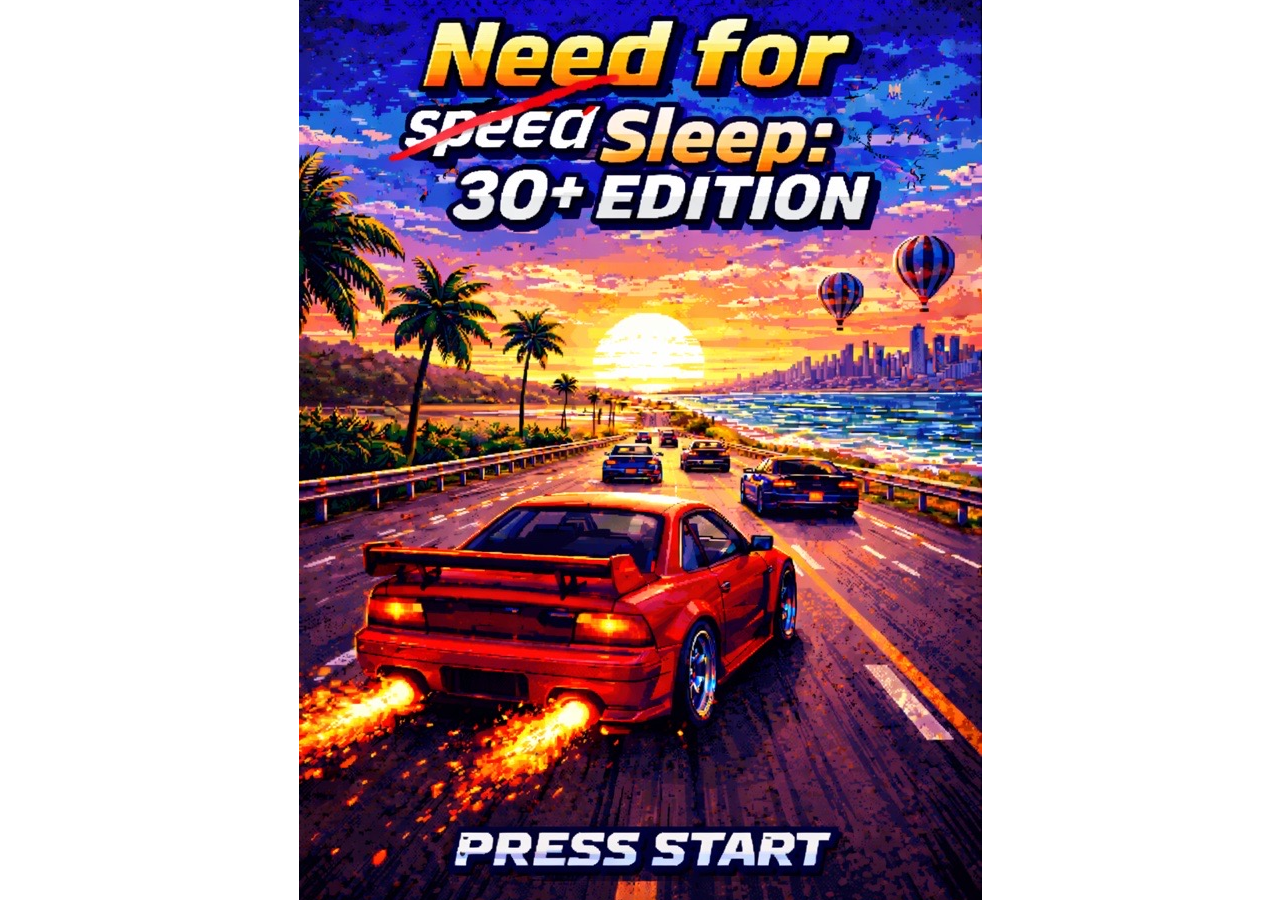
<file: index.html>
<!DOCTYPE html> 
<html>
<head>
  <title>Javascript Racer</title>
  <meta http-equiv="Content-Type" content="text/html; charset=utf-8"/>
  <link href="welcome.css" rel="stylesheet" type="text/css" />
</head> 

<body> 
  <div class="image-container">
  <a href='instructions.html'>
    <img src="images/Welcome.jpg" alt="Description of the image">
  </a>
  </div>

</body> 
</html>
</file>
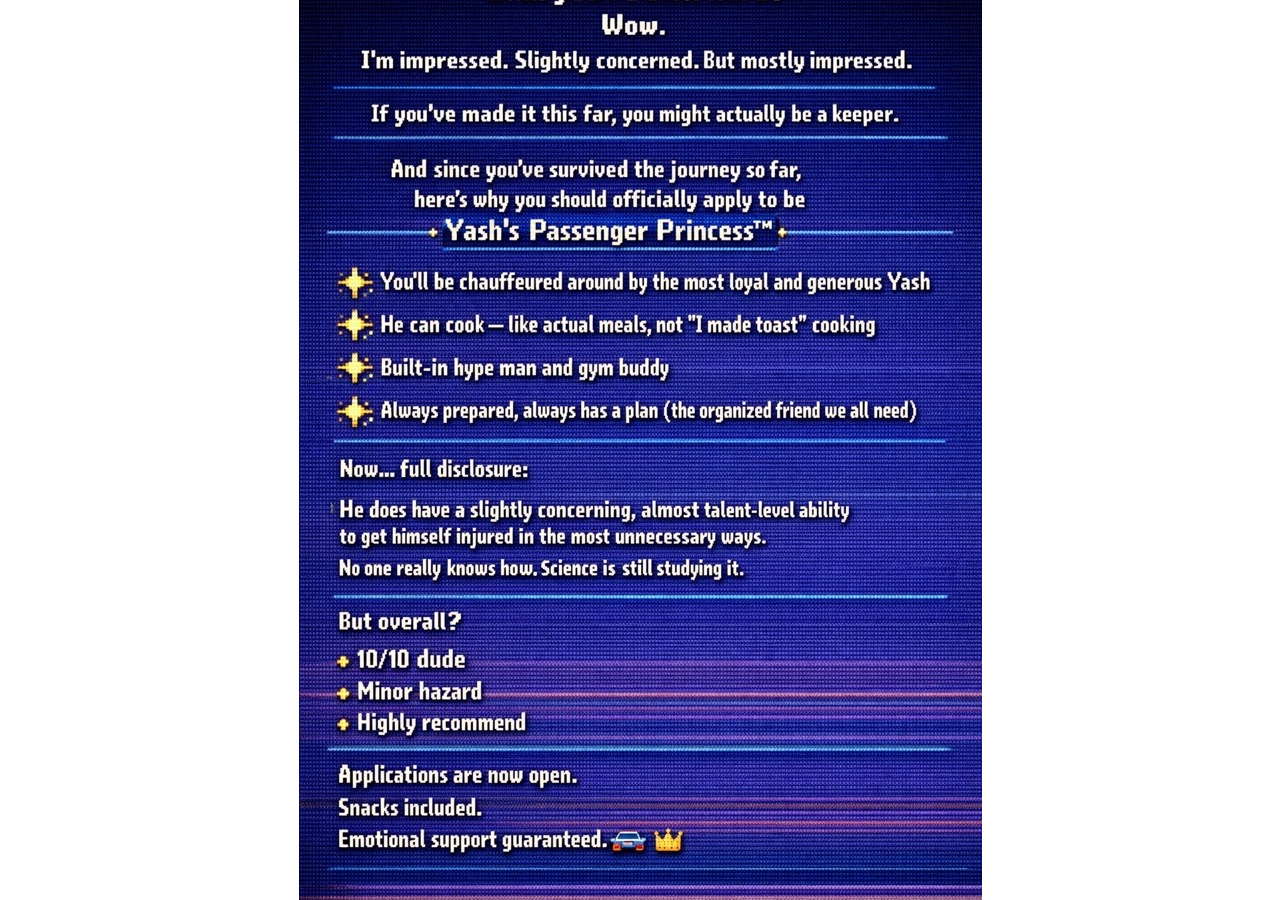
<file: endpage.html>
<!DOCTYPE html> 
<html>
<head>
  <title>Javascript Racer</title>
  <meta http-equiv="Content-Type" content="text/html; charset=utf-8"/>
  <link href="welcome.css" rel="stylesheet" type="text/css" />
</head> 

<body> 
  <div class="image-container">
  <a href='index.html'>
    <img src="images/End.jpg" alt="Description of the image">
  </a>
  </div>

</body> 
</html>
</file>
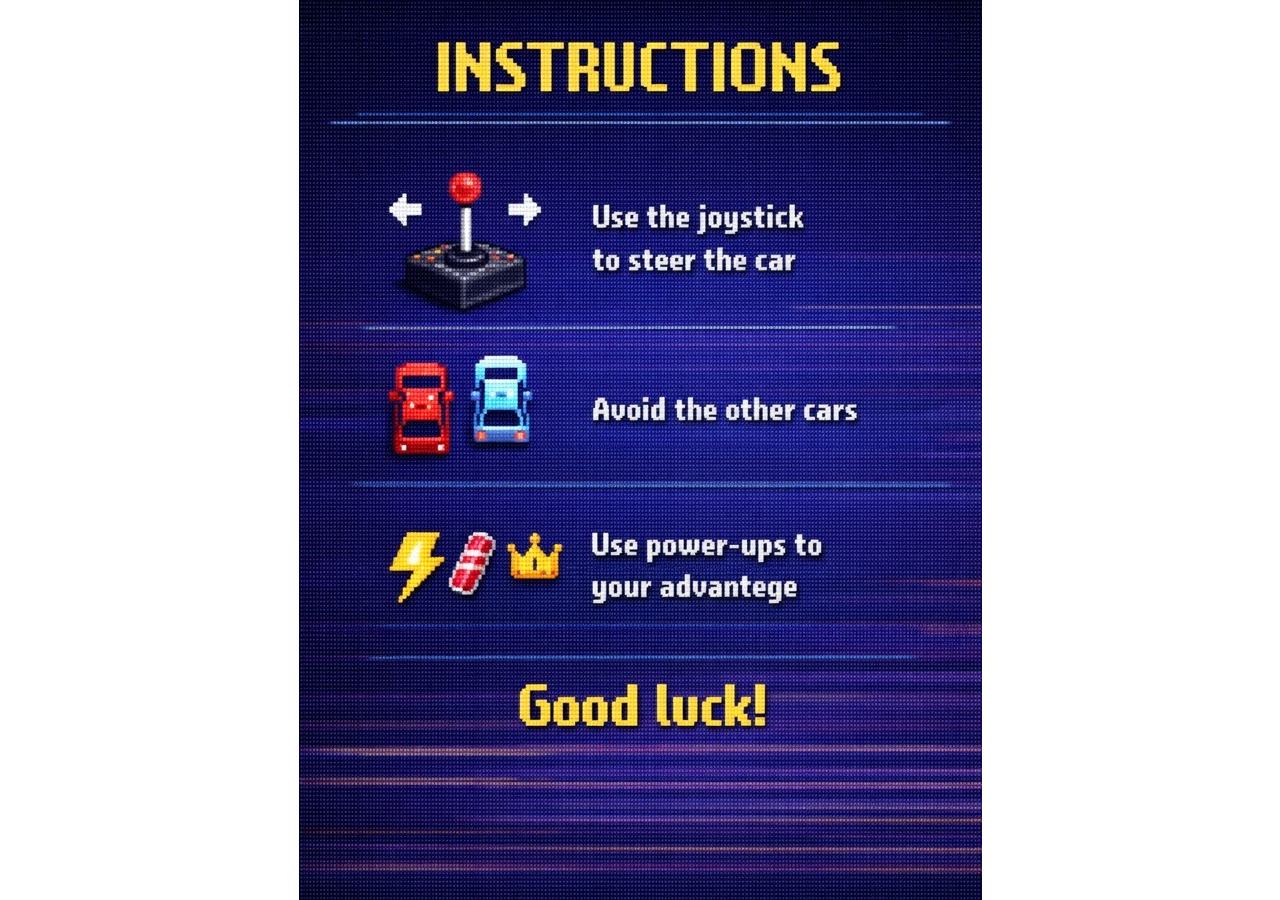
<file: instructions.html>
<!DOCTYPE html> 
<html>
<head>
  <title>Javascript Racer</title>
  <meta http-equiv="Content-Type" content="text/html; charset=utf-8"/>
  <link href="welcome.css" rel="stylesheet" type="text/css" />
</head> 

<body> 
  <div class="image-container">
  <a href='v4.final.html'>
    <img src="images/Instructions.jpg" alt="Description of the image">
  </a>
  </div>

</body> 
</html>
</file>
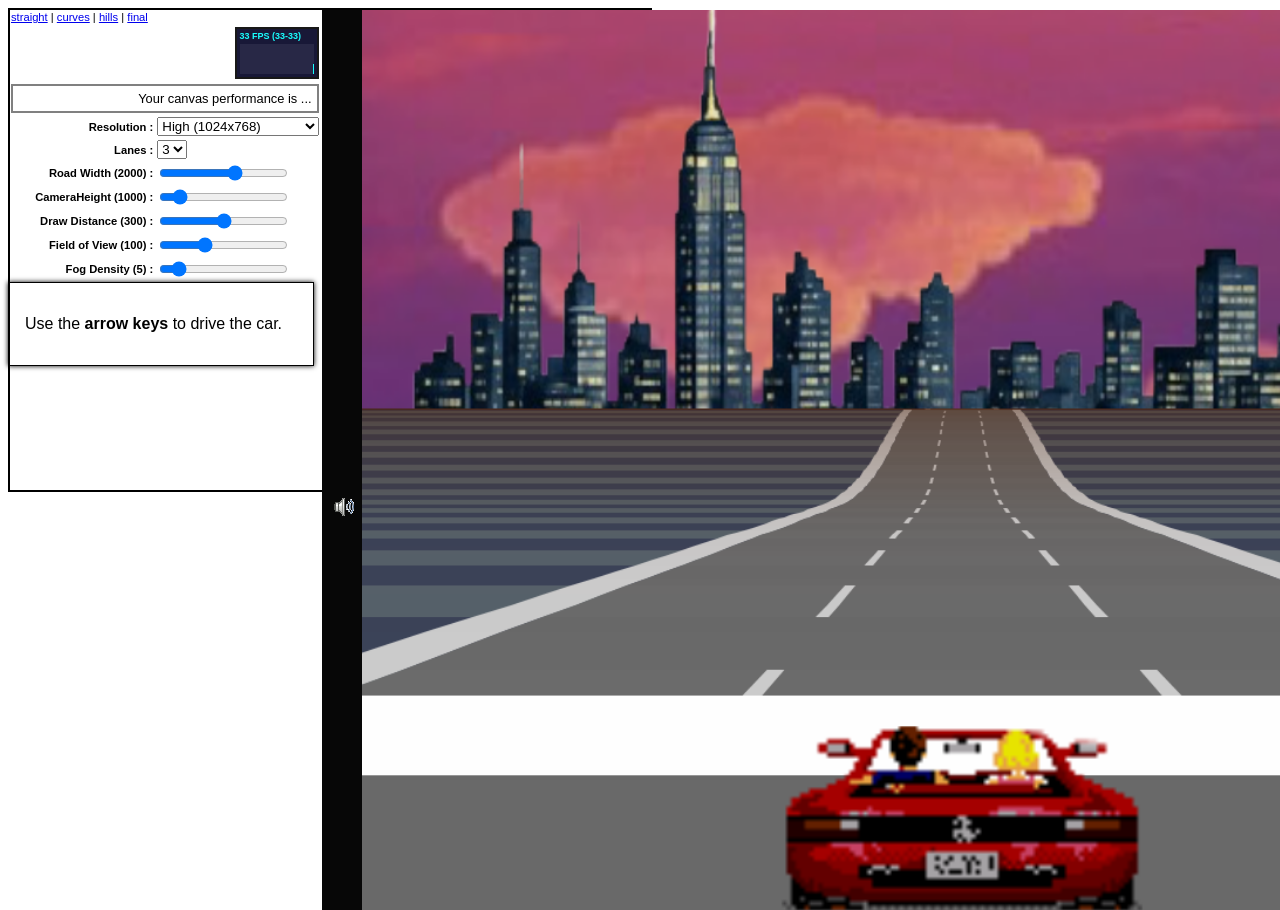
<file: v3.hills.html>
<!DOCTYPE html> 

<html>
<head>
  <title>Javascript Racer - v3 (hills)</title>
  <meta http-equiv="Content-Type" content="text/html; charset=utf-8"/>
  <link href="common.css" rel="stylesheet" type="text/css" />
</head> 

<body> 

  <table id="controls">
    <tr>
      <td colspan="2">
        <a href='v1.straight.html'>straight</a> |
        <a href='v2.curves.html'>curves</a>     |
        <a href='v3.hills.html'>hills</a>       |
        <a href='v4.final.html'>final</a>
      </td>
    </tr>
    <tr><td id="fps" colspan="2" align="right"></td></tr>
    <tr>
      <th><label for="resolution">Resolution :</label></th>
      <td>
        <select id="resolution" style="width:100%">
          <option value='fine'>Fine (1280x960)</option>
          <option selected value='high'>High (1024x768)</option>
          <option value='medium'>Medium (640x480)</option>
          <option value='low'>Low (480x360)</option>
        </select>
      </td>
    </tr>
    <tr>
      <th><label for="lanes">Lanes :</label></th>
      <td>
        <select id="lanes">
          <option>1</option>
          <option>2</option>
          <option selected>3</option>
          <option>4</option>
        </select>
      </td>
    </tr>
    <tr>
      <th><label for="roadWidth">Road Width (<span id="currentRoadWidth"></span>) :</label></th>
      <td><input id="roadWidth" type='range' min='500' max='3000' title="integer (500-3000)"></td>
    </tr>
    <tr>
      <th><label for="cameraHeight">CameraHeight (<span id="currentCameraHeight"></span>) :</label></th>
      <td><input id="cameraHeight" type='range' min='500' max='5000' title="integer (500-5000)"></td>
    </tr>
    <tr>
      <th><label for="drawDistance">Draw Distance (<span id="currentDrawDistance"></span>) :</label></th>
      <td><input id="drawDistance" type='range' min='100' max='500' title="integer (100-500)"></td>
    </tr>
    <tr>
      <th><label for="fieldOfView">Field of View (<span id="currentFieldOfView"></span>) :</label></th>
      <td><input id="fieldOfView" type='range' min='80' max='140' title="integer (80-140)"></td>
    </tr>
    <tr>
      <th><label for="fogDensity">Fog Density (<span id="currentFogDensity"></span>) :</label></th>
      <td><input id="fogDensity" type='range' min='0' max='50' title="integer (0-50)"></td>
    </tr>
  </table>

  <div id='instructions'>
    <p>Use the <b>arrow keys</b> to drive the car.</p>
  </div>

  <div id="racer">
    <canvas id="canvas">
      Sorry, this example cannot be run because your browser does not support the &lt;canvas&gt; element
    </canvas>
    Loading...
  </div>

  <audio id='music'>
    <!-- <source src="music/racer.ogg"> -->
    <source src="music/racer.mp3">
  </audio>
  <span id="mute"></span>

  <script src="stats.js"></script>
  <script src="common.js"></script>
  <script>

    var fps           = 60;                      // how many 'update' frames per second
    var step          = 1/fps;                   // how long is each frame (in seconds)
    var width         = 1024;                    // logical canvas width
    var height        = 768;                     // logical canvas height
    var centrifugal   = 0.3;                     // centrifugal force multiplier when going around curves
    var offRoadDecel  = 0.99;                    // speed multiplier when off road (e.g. you lose 2% speed each update frame)
    var skySpeed      = 0.001;                   // background sky layer scroll speed when going around curve (or up hill)
    var hillSpeed     = 0.002;                   // background hill layer scroll speed when going around curve (or up hill)
    var treeSpeed     = 0.003;                   // background tree layer scroll speed when going around curve (or up hill)
    var skyOffset     = 0;                       // current sky scroll offset
    var hillOffset    = 0;                       // current hill scroll offset
    var treeOffset    = 0;                       // current tree scroll offset
    var segments      = [];                      // array of road segments
    var stats         = Game.stats('fps');       // mr.doobs FPS counter
    var canvas        = Dom.get('canvas');       // our canvas...
    var ctx           = canvas.getContext('2d'); // ...and its drawing context
    var background    = null;                    // our background image (loaded below)
    var sprites       = null;                    // our spritesheet (loaded below)
    var resolution    = null;                    // scaling factor to provide resolution independence (computed)
    var roadWidth     = 2000;                    // actually half the roads width, easier math if the road spans from -roadWidth to +roadWidth
    var segmentLength = 200;                     // length of a single segment
    var rumbleLength  = 3;                       // number of segments per red/white rumble strip
    var trackLength   = null;                    // z length of entire track (computed)
    var lanes         = 3;                       // number of lanes
    var fieldOfView   = 100;                     // angle (degrees) for field of view
    var cameraHeight  = 1000;                    // z height of camera
    var cameraDepth   = null;                    // z distance camera is from screen (computed)
    var drawDistance  = 300;                     // number of segments to draw
    var playerX       = 0;                       // player x offset from center of road (-1 to 1 to stay independent of roadWidth)
    var playerZ       = null;                    // player relative z distance from camera (computed)
    var fogDensity    = 5;                       // exponential fog density
    var position      = 0;                       // current camera Z position (add playerZ to get player's absolute Z position)
    var speed         = 0;                       // current speed
    var maxSpeed      = segmentLength/step;      // top speed (ensure we can't move more than 1 segment in a single frame to make collision detection easier)
    var accel         =  maxSpeed/5;             // acceleration rate - tuned until it 'felt' right
    var breaking      = -maxSpeed;               // deceleration rate when braking
    var decel         = -maxSpeed/5;             // 'natural' deceleration rate when neither accelerating, nor braking
    var offRoadDecel  = -maxSpeed/2;             // off road deceleration is somewhere in between
    var offRoadLimit  =  maxSpeed/4;             // limit when off road deceleration no longer applies (e.g. you can always go at least this speed even when off road)

    var keyLeft       = false;
    var keyRight      = false;
    var keyFaster     = false;
    var keySlower     = false;

    //=========================================================================
    // UPDATE THE GAME WORLD
    //=========================================================================

    function update(dt) {

      var playerSegment = findSegment(position+playerZ);
      var speedPercent  = speed/maxSpeed;
      var dx            = dt * 2 * speedPercent; // at top speed, should be able to cross from left to right (-1 to 1) in 1 second

      position = Util.increase(position, dt * speed, trackLength);

      skyOffset  = Util.increase(skyOffset,  skySpeed  * playerSegment.curve * speedPercent, 1);
      hillOffset = Util.increase(hillOffset, hillSpeed * playerSegment.curve * speedPercent, 1);
      treeOffset = Util.increase(treeOffset, treeSpeed * playerSegment.curve * speedPercent, 1);

      if (keyLeft)
        playerX = playerX - dx;
      else if (keyRight)
        playerX = playerX + dx;

      playerX = playerX - (dx * speedPercent * playerSegment.curve * centrifugal);

      if (keyFaster)
        speed = Util.accelerate(speed, accel, dt);
      else if (keySlower)
        speed = Util.accelerate(speed, breaking, dt);
      else
        speed = Util.accelerate(speed, decel, dt);

      if (((playerX < -1) || (playerX > 1)) && (speed > offRoadLimit))
        speed = Util.accelerate(speed, offRoadDecel, dt);

      playerX = Util.limit(playerX, -2, 2);     // dont ever let it go too far out of bounds
      speed   = Util.limit(speed, 0, maxSpeed); // or exceed maxSpeed

    }

    //=========================================================================
    // RENDER THE GAME WORLD
    //=========================================================================

    function render() {

      var baseSegment   = findSegment(position);
      var basePercent   = Util.percentRemaining(position, segmentLength);
      var playerSegment = findSegment(position+playerZ);
      var playerPercent = Util.percentRemaining(position+playerZ, segmentLength);
      var playerY       = Util.interpolate(playerSegment.p1.world.y, playerSegment.p2.world.y, playerPercent);
      var maxy          = height;

      var x  = 0;
      var dx = - (baseSegment.curve * basePercent);

      ctx.clearRect(0, 0, width, height);

      Render.background(ctx, background, width, height, BACKGROUND.SKY,   skyOffset,  resolution * skySpeed  * playerY);
      Render.background(ctx, background, width, height, BACKGROUND.HILLS, hillOffset, resolution * hillSpeed * playerY);
      Render.background(ctx, background, width, height, BACKGROUND.TREES, treeOffset, resolution * treeSpeed * playerY);

      var n, segment;

      for(n = 0 ; n < drawDistance ; n++) {

        segment        = segments[(baseSegment.index + n) % segments.length];
        segment.looped = segment.index < baseSegment.index;
        segment.fog    = Util.exponentialFog(n/drawDistance, fogDensity);

        Util.project(segment.p1, (playerX * roadWidth) - x,      playerY + cameraHeight, position - (segment.looped ? trackLength : 0), cameraDepth, width, height, roadWidth);
        Util.project(segment.p2, (playerX * roadWidth) - x - dx, playerY + cameraHeight, position - (segment.looped ? trackLength : 0), cameraDepth, width, height, roadWidth);

        x  = x + dx;
        dx = dx + segment.curve;

        if ((segment.p1.camera.z <= cameraDepth)         || // behind us
            (segment.p2.screen.y >= segment.p1.screen.y) || // back face cull
            (segment.p2.screen.y >= maxy))                  // clip by (already rendered) segment
          continue;

        Render.segment(ctx, width, lanes,
                       segment.p1.screen.x,
                       segment.p1.screen.y,
                       segment.p1.screen.w,
                       segment.p2.screen.x,
                       segment.p2.screen.y,
                       segment.p2.screen.w,
                       segment.fog,
                       segment.color);

        maxy = segment.p2.screen.y;
      }

      Render.player(ctx, width, height, resolution, roadWidth, sprites, speed/maxSpeed,
                    cameraDepth/playerZ,
                    width/2,
                    (height/2) - (cameraDepth/playerZ * Util.interpolate(playerSegment.p1.camera.y, playerSegment.p2.camera.y, playerPercent) * height/2),
                    speed * (keyLeft ? -1 : keyRight ? 1 : 0),
                    playerSegment.p2.world.y - playerSegment.p1.world.y);
    }

    //=========================================================================
    // BUILD ROAD GEOMETRY
    //=========================================================================

    function lastY() { return (segments.length == 0) ? 0 : segments[segments.length-1].p2.world.y; }

    function addSegment(curve, y) {
      var n = segments.length;
      segments.push({
         index: n,
            p1: { world: { y: lastY(), z:  n   *segmentLength }, camera: {}, screen: {} },
            p2: { world: { y: y,       z: (n+1)*segmentLength }, camera: {}, screen: {} },
         curve: curve,
         color: Math.floor(n/rumbleLength)%2 ? COLORS.DARK : COLORS.LIGHT
      });
    }

    function addRoad(enter, hold, leave, curve, y) {
      var startY   = lastY();
      var endY     = startY + (Util.toInt(y, 0) * segmentLength);
      var n, total = enter + hold + leave;
      for(n = 0 ; n < enter ; n++)
        addSegment(Util.easeIn(0, curve, n/enter), Util.easeInOut(startY, endY, n/total));
      for(n = 0 ; n < hold  ; n++)
        addSegment(curve, Util.easeInOut(startY, endY, (enter+n)/total));
      for(n = 0 ; n < leave ; n++)
        addSegment(Util.easeInOut(curve, 0, n/leave), Util.easeInOut(startY, endY, (enter+hold+n)/total));
    }

    var ROAD = {
      LENGTH: { NONE: 0, SHORT:  25, MEDIUM:  50, LONG:  100 },
      HILL:   { NONE: 0, LOW:    20, MEDIUM:  40, HIGH:   60 },
      CURVE:  { NONE: 0, EASY:    2, MEDIUM:   4, HARD:    6 }
    };

    function addStraight(num) {
      num = num || ROAD.LENGTH.MEDIUM;
      addRoad(num, num, num, 0, 0);
    }

    function addHill(num, height) {
      num    = num    || ROAD.LENGTH.MEDIUM;
      height = height || ROAD.HILL.MEDIUM;
      addRoad(num, num, num, 0, height);
    }

    function addCurve(num, curve, height) {
      num    = num    || ROAD.LENGTH.MEDIUM;
      curve  = curve  || ROAD.CURVE.MEDIUM;
      height = height || ROAD.HILL.NONE;
      addRoad(num, num, num, curve, height);
    }
        
    function addLowRollingHills(num, height) {
      num    = num    || ROAD.LENGTH.SHORT;
      height = height || ROAD.HILL.LOW;
      addRoad(num, num, num,  0,  height/2);
      addRoad(num, num, num,  0, -height);
      addRoad(num, num, num,  0,  height);
      addRoad(num, num, num,  0,  0);
      addRoad(num, num, num,  0,  height/2);
      addRoad(num, num, num,  0,  0);
    }

    function addSCurves() {
      addRoad(ROAD.LENGTH.MEDIUM, ROAD.LENGTH.MEDIUM, ROAD.LENGTH.MEDIUM,  -ROAD.CURVE.EASY,    ROAD.HILL.NONE);
      addRoad(ROAD.LENGTH.MEDIUM, ROAD.LENGTH.MEDIUM, ROAD.LENGTH.MEDIUM,   ROAD.CURVE.MEDIUM,  ROAD.HILL.MEDIUM);
      addRoad(ROAD.LENGTH.MEDIUM, ROAD.LENGTH.MEDIUM, ROAD.LENGTH.MEDIUM,   ROAD.CURVE.EASY,   -ROAD.HILL.LOW);
      addRoad(ROAD.LENGTH.MEDIUM, ROAD.LENGTH.MEDIUM, ROAD.LENGTH.MEDIUM,  -ROAD.CURVE.EASY,    ROAD.HILL.MEDIUM);
      addRoad(ROAD.LENGTH.MEDIUM, ROAD.LENGTH.MEDIUM, ROAD.LENGTH.MEDIUM,  -ROAD.CURVE.MEDIUM, -ROAD.HILL.MEDIUM);
    }

    function addDownhillToEnd(num) {
      num = num || 200;
      addRoad(num, num, num, -ROAD.CURVE.EASY, -lastY()/segmentLength);
    }

    function resetRoad() {
      segments = [];

      addStraight(ROAD.LENGTH.SHORT/2);
      addHill(ROAD.LENGTH.SHORT, ROAD.HILL.LOW);
      addLowRollingHills();
      addCurve(ROAD.LENGTH.MEDIUM, ROAD.CURVE.MEDIUM, ROAD.HILL.LOW);
      addLowRollingHills();
      addCurve(ROAD.LENGTH.LONG, ROAD.CURVE.MEDIUM, ROAD.HILL.MEDIUM);
      addStraight();
      addCurve(ROAD.LENGTH.LONG, -ROAD.CURVE.MEDIUM, ROAD.HILL.MEDIUM);
      addHill(ROAD.LENGTH.LONG, ROAD.HILL.HIGH);
      addCurve(ROAD.LENGTH.LONG, ROAD.CURVE.MEDIUM, -ROAD.HILL.LOW);
      addHill(ROAD.LENGTH.LONG, -ROAD.HILL.MEDIUM);
      addStraight();
      addDownhillToEnd();

      segments[findSegment(playerZ).index + 2].color = COLORS.START;
      segments[findSegment(playerZ).index + 3].color = COLORS.START;
      for(var n = 0 ; n < rumbleLength ; n++)
        segments[segments.length-1-n].color       = COLORS.FINISH;

      trackLength = segments.length * segmentLength;
    }

    function findSegment(z) {
      return segments[Math.floor(z/segmentLength) % segments.length]; 
    }

    //=========================================================================
    // THE GAME LOOP
    //=========================================================================

    Game.run({
      canvas: canvas, render: render, update: update, stats: stats, step: step,
      images: ["background", "sprites"],
      keys: [
        { keys: [KEY.LEFT,  KEY.A], mode: 'down', action: function() { keyLeft   = true;  } },
        { keys: [KEY.RIGHT, KEY.D], mode: 'down', action: function() { keyRight  = true;  } },
        { keys: [KEY.UP,    KEY.W], mode: 'down', action: function() { keyFaster = true;  } },
        { keys: [KEY.DOWN,  KEY.S], mode: 'down', action: function() { keySlower = true;  } },
        { keys: [KEY.LEFT,  KEY.A], mode: 'up',   action: function() { keyLeft   = false; } },
        { keys: [KEY.RIGHT, KEY.D], mode: 'up',   action: function() { keyRight  = false; } },
        { keys: [KEY.UP,    KEY.W], mode: 'up',   action: function() { keyFaster = false; } },
        { keys: [KEY.DOWN,  KEY.S], mode: 'up',   action: function() { keySlower = false; } }
      ],
      ready: function(images) {
        background = images[0];
        sprites    = images[1];
        reset();
      }
    });

    function reset(options) {
      options       = options || {};
      canvas.width  = width  = Util.toInt(options.width,          width);
      canvas.height = height = Util.toInt(options.height,         height);
      lanes                  = Util.toInt(options.lanes,          lanes);
      roadWidth              = Util.toInt(options.roadWidth,      roadWidth);
      cameraHeight           = Util.toInt(options.cameraHeight,   cameraHeight);
      drawDistance           = Util.toInt(options.drawDistance,   drawDistance);
      fogDensity             = Util.toInt(options.fogDensity,     fogDensity);
      fieldOfView            = Util.toInt(options.fieldOfView,    fieldOfView);
      segmentLength          = Util.toInt(options.segmentLength,  segmentLength);
      rumbleLength           = Util.toInt(options.rumbleLength,   rumbleLength);
      cameraDepth            = 1 / Math.tan((fieldOfView/2) * Math.PI/180);
      playerZ                = (cameraHeight * cameraDepth);
      resolution             = height/480;
      refreshTweakUI();

      if ((segments.length==0) || (options.segmentLength) || (options.rumbleLength))
        resetRoad(); // only rebuild road when necessary
    }

    //=========================================================================
    // TWEAK UI HANDLERS
    //=========================================================================

    Dom.on('resolution', 'change', function(ev) {
      var w, h, ratio;
      switch(ev.target.options[ev.target.selectedIndex].value) {
        case 'fine':   w = 1280; h = 960;  ratio=w/width; break;
        case 'high':   w = 1024; h = 768;  ratio=w/width; break;
        case 'medium': w = 640;  h = 480;  ratio=w/width; break;
        case 'low':    w = 480;  h = 360;  ratio=w/width; break;
      }
      reset({ width: w, height: h })
      Dom.blur(ev);
    });

    Dom.on('lanes',          'change', function(ev) { Dom.blur(ev); reset({ lanes:         ev.target.options[ev.target.selectedIndex].value }); });
    Dom.on('roadWidth',      'change', function(ev) { Dom.blur(ev); reset({ roadWidth:     Util.limit(Util.toInt(ev.target.value), Util.toInt(ev.target.getAttribute('min')), Util.toInt(ev.target.getAttribute('max'))) }); });
    Dom.on('cameraHeight',   'change', function(ev) { Dom.blur(ev); reset({ cameraHeight:  Util.limit(Util.toInt(ev.target.value), Util.toInt(ev.target.getAttribute('min')), Util.toInt(ev.target.getAttribute('max'))) }); });
    Dom.on('drawDistance',   'change', function(ev) { Dom.blur(ev); reset({ drawDistance:  Util.limit(Util.toInt(ev.target.value), Util.toInt(ev.target.getAttribute('min')), Util.toInt(ev.target.getAttribute('max'))) }); });
    Dom.on('fieldOfView',    'change', function(ev) { Dom.blur(ev); reset({ fieldOfView:   Util.limit(Util.toInt(ev.target.value), Util.toInt(ev.target.getAttribute('min')), Util.toInt(ev.target.getAttribute('max'))) }); });
    Dom.on('fogDensity',     'change', function(ev) { Dom.blur(ev); reset({ fogDensity:    Util.limit(Util.toInt(ev.target.value), Util.toInt(ev.target.getAttribute('min')), Util.toInt(ev.target.getAttribute('max'))) }); });

    function refreshTweakUI() {
      Dom.get('lanes').selectedIndex = lanes-1;
      Dom.get('currentRoadWidth').innerHTML      = Dom.get('roadWidth').value      = roadWidth;
      Dom.get('currentCameraHeight').innerHTML   = Dom.get('cameraHeight').value   = cameraHeight;
      Dom.get('currentDrawDistance').innerHTML   = Dom.get('drawDistance').value   = drawDistance;
      Dom.get('currentFieldOfView').innerHTML    = Dom.get('fieldOfView').value    = fieldOfView;
      Dom.get('currentFogDensity').innerHTML     = Dom.get('fogDensity').value     = fogDensity;
    }

    //=========================================================================

  </script>

</body>
</file>
<file: welcome.css>
html, body {
    height: 100%;
    width: 100%;
    margin: 0;
    padding: 0;
  }
  
  .image-container {
    height: 100vh; /* Sets height to 100% of the viewport height */
    width: 100vw;  /* Sets width to 100% of the viewport width */
    display: flex;
    justify-content: center; /* Centers horizontally */
    align-items: center;     /* Centers vertically */
    overflow: hidden; /* Hides clipped parts */
  }
  
  .image-container img {
    width: 100%;
    height: 100%;
    object-fit: cover; /* Ensures the image fills the container while maintaining aspect ratio, potentially cropping the image */
    object-position: center; /* Centers the image within the container */
  }
</file>
<file: common.css>
/****************************************/
/* common styles used for v1 through v4 */
/****************************************/

body          { font-family: Arial, Helvetica, sans-serif; }
#stats        { border: 2px solid black; }
#controls     { width: 28em; float: left; z-index: -1; font-size: 0.7em; }
#controls th  { text-align: right; vertical-align: middle; z-index: -1; }
#instructions { clear: left; float: left; width: 17em; padding: 1em; border: 1px solid black; box-shadow: 0 0 5px black; }
#racer        { position: relative; z-index: 0; width: 640px; height: 480px; border: 2px solid black; }/*{ position: relative; z-index: 0; width: 640px; height: 480px; margin-left: 20em; border: 2px solid black; }*/
#canvas       { position: absolute; z-index: 0; width: 100vw; height: 100vh; z-index: 0; object-fit: contain; object-position: center center; background-color: #070707; }/*{ position: absolute; z-index: 0; width: 1280px; height: 960px; z-index: 0; background-color: #72D7EE; }*/
#mute         { background-position:   0px 0px; width: 32px; height: 32px; background: url(images/mute.png); display: inline-block; cursor: pointer; position: absolute; margin-left: 20em; }
#mute.on      { background-position: -32px 0px; }

/**************************************************/
/* rudimentary heads up display (only used in v4) */
/**************************************************/

#hud                   { position: absolute; z-index: 1; width: 640px; padding: 5px 0; font-family: Verdana, Geneva, sans-serif; font-size: 0.8em; background-color: rgba(255,0,0,0.4); color: black; border-bottom: 2px solid black; box-sizing: border-box; -moz-box-sizing: border-box; -webkit-box-sizing: border-box; }
#hud .hud              { background-color: rgba(255,255,255,0.6); padding: 5px; border: 1px solid black; margin: 0 5px; transition-property: background-color; transition-duration: 2s; -webkit-transition-property: background-color; -webkit-transition-duration: 2s; }
#hud #speed            { float: right; }
#hud #current_lap_time { float: left;  }
#hud #last_lap_time    { float: left; display: none;  }
#hud #fast_lap_time    { display: block; width: 12em;  margin: 0 auto; text-align: center; transition-property: background-color; transition-duration: 2s; -webkit-transition-property: background-color; -webkit-transition-duration: 2s; }
#hud .value            { color: black; font-weight: bold; }
#hud .fastest          { background-color: rgba(255,215,0,0.5); }
</file>
